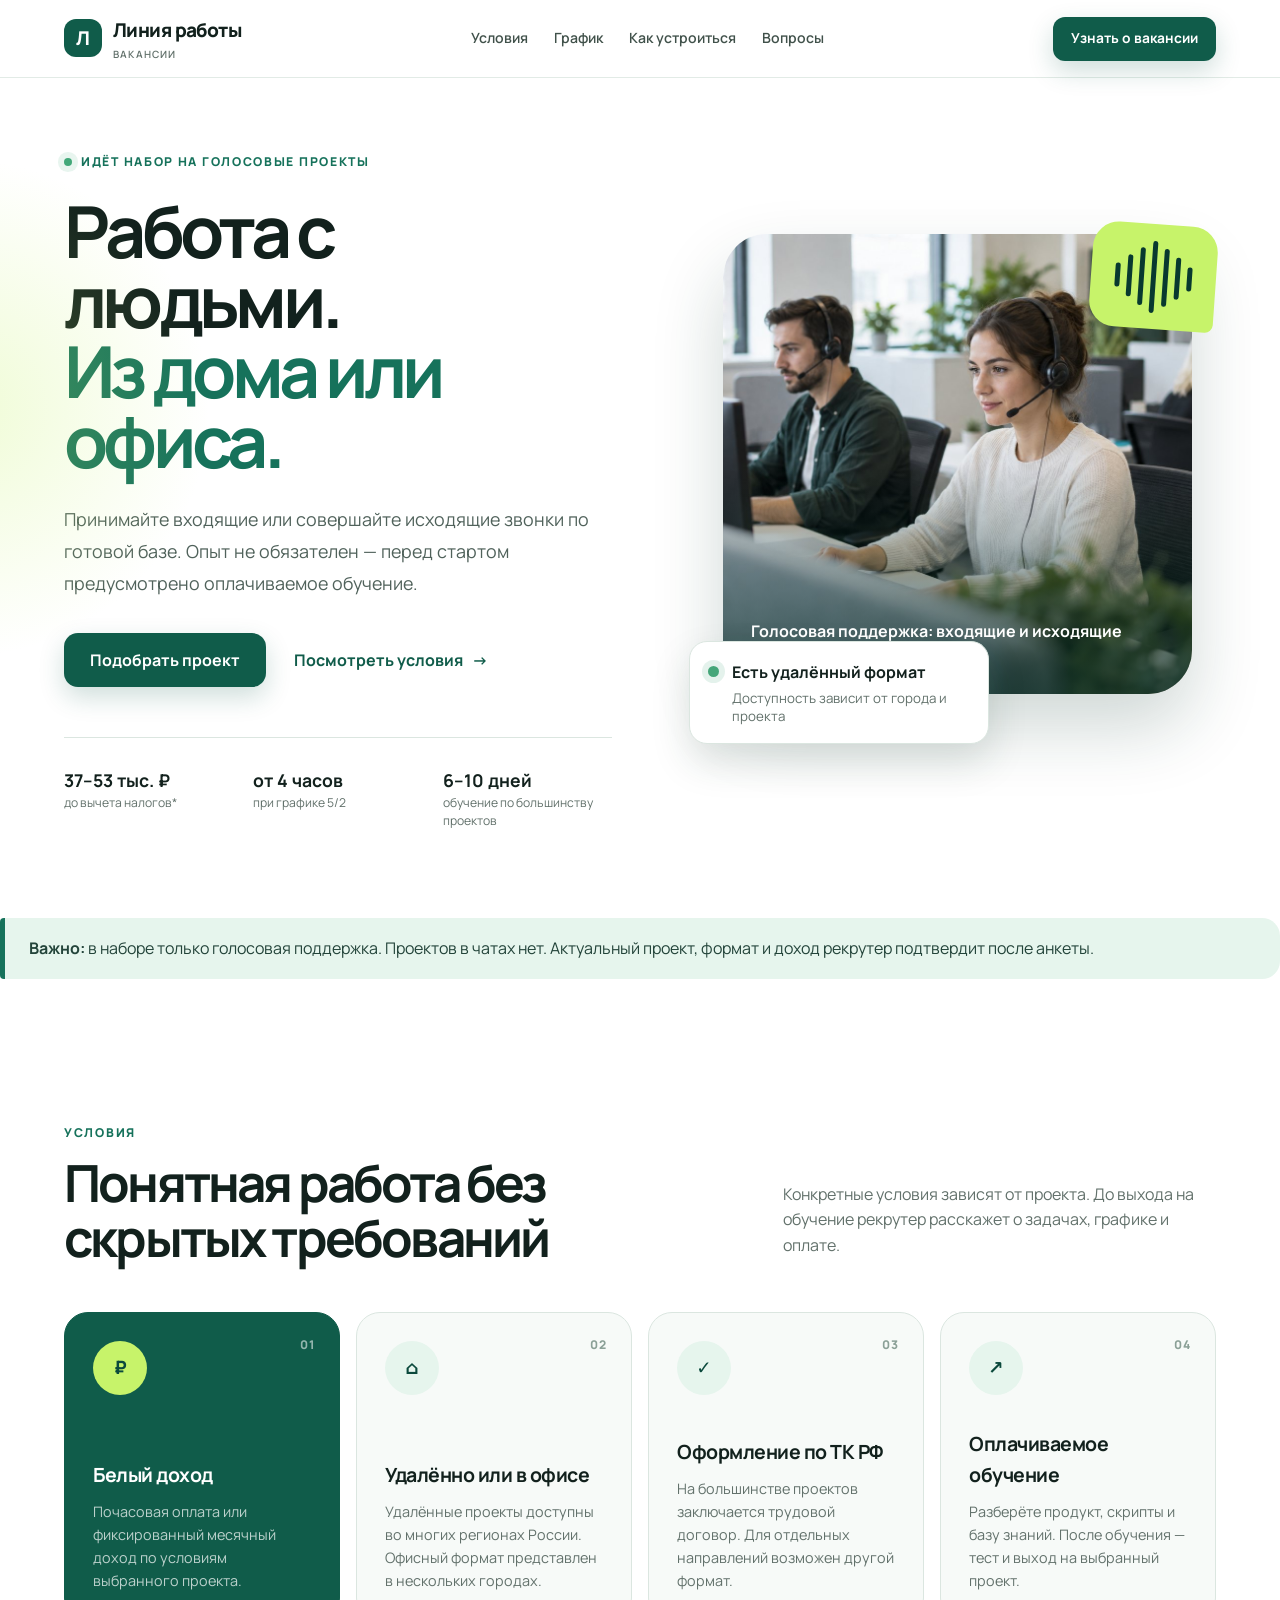
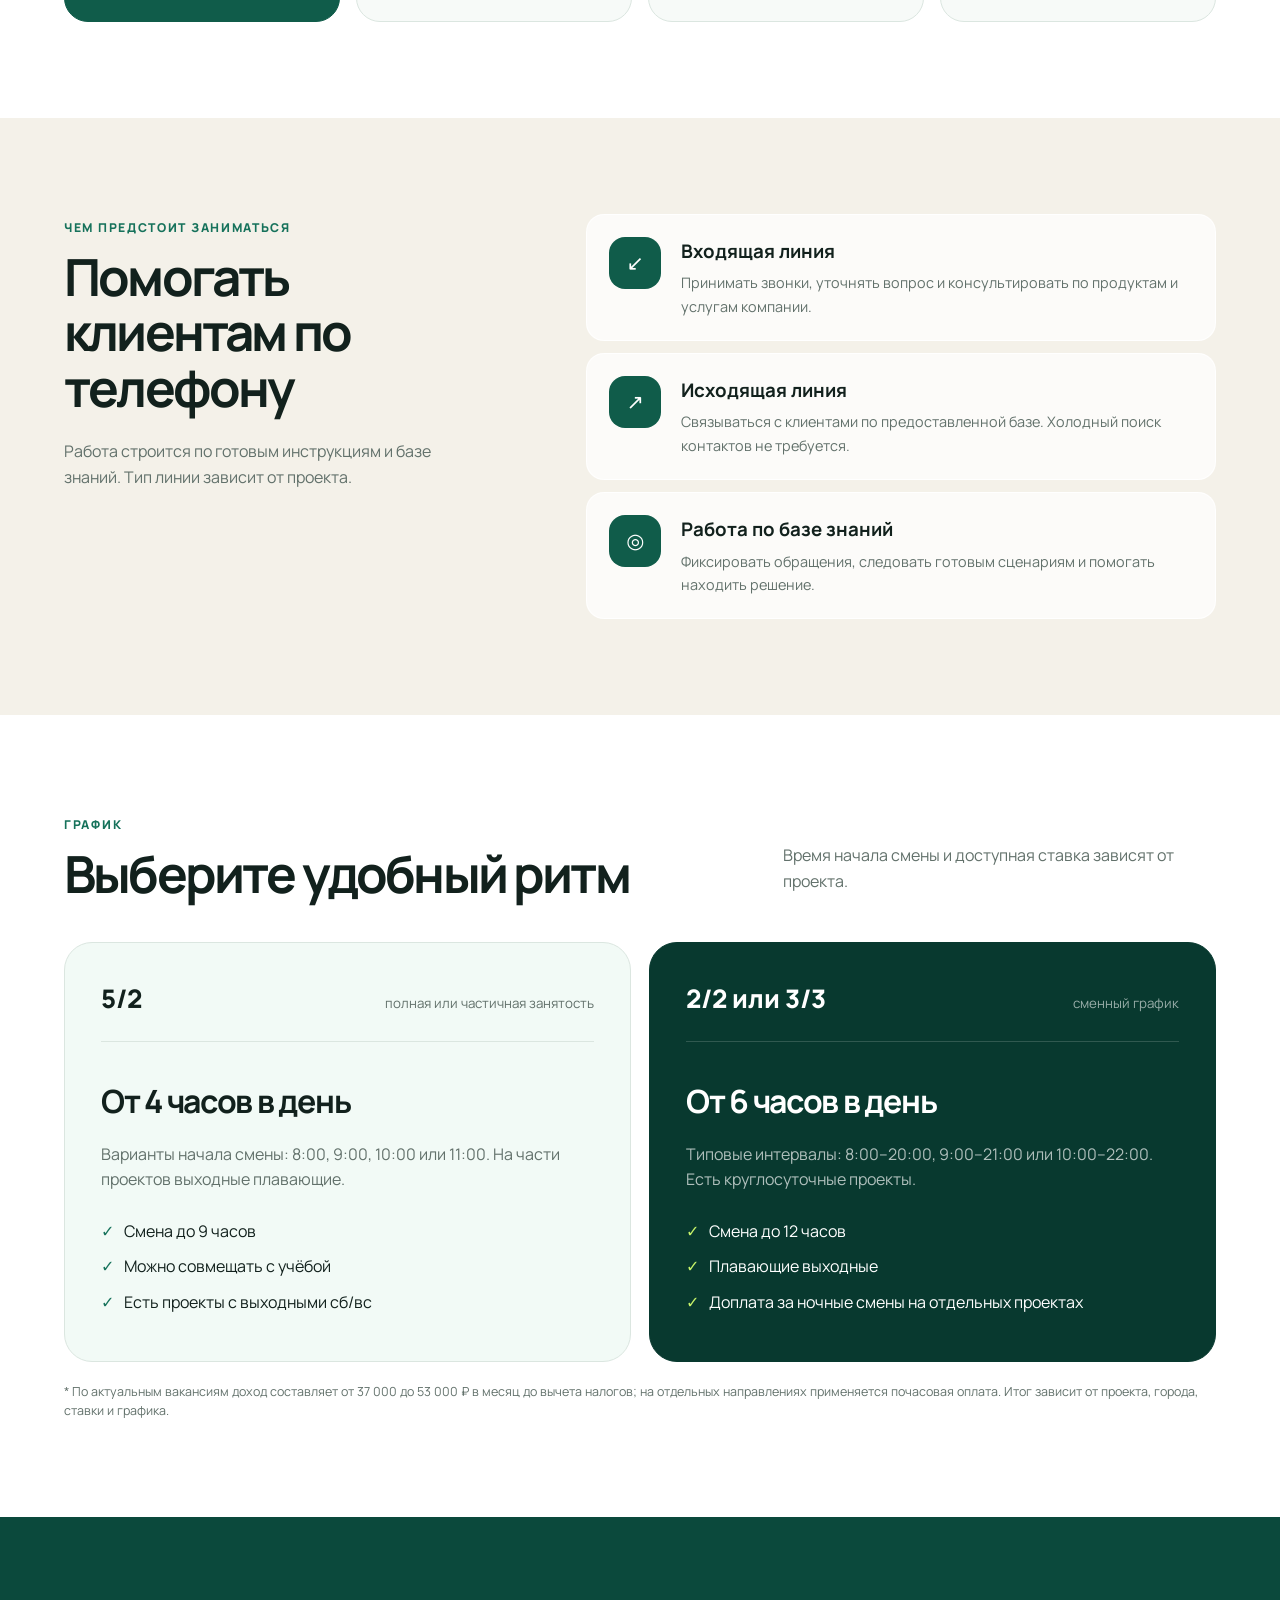
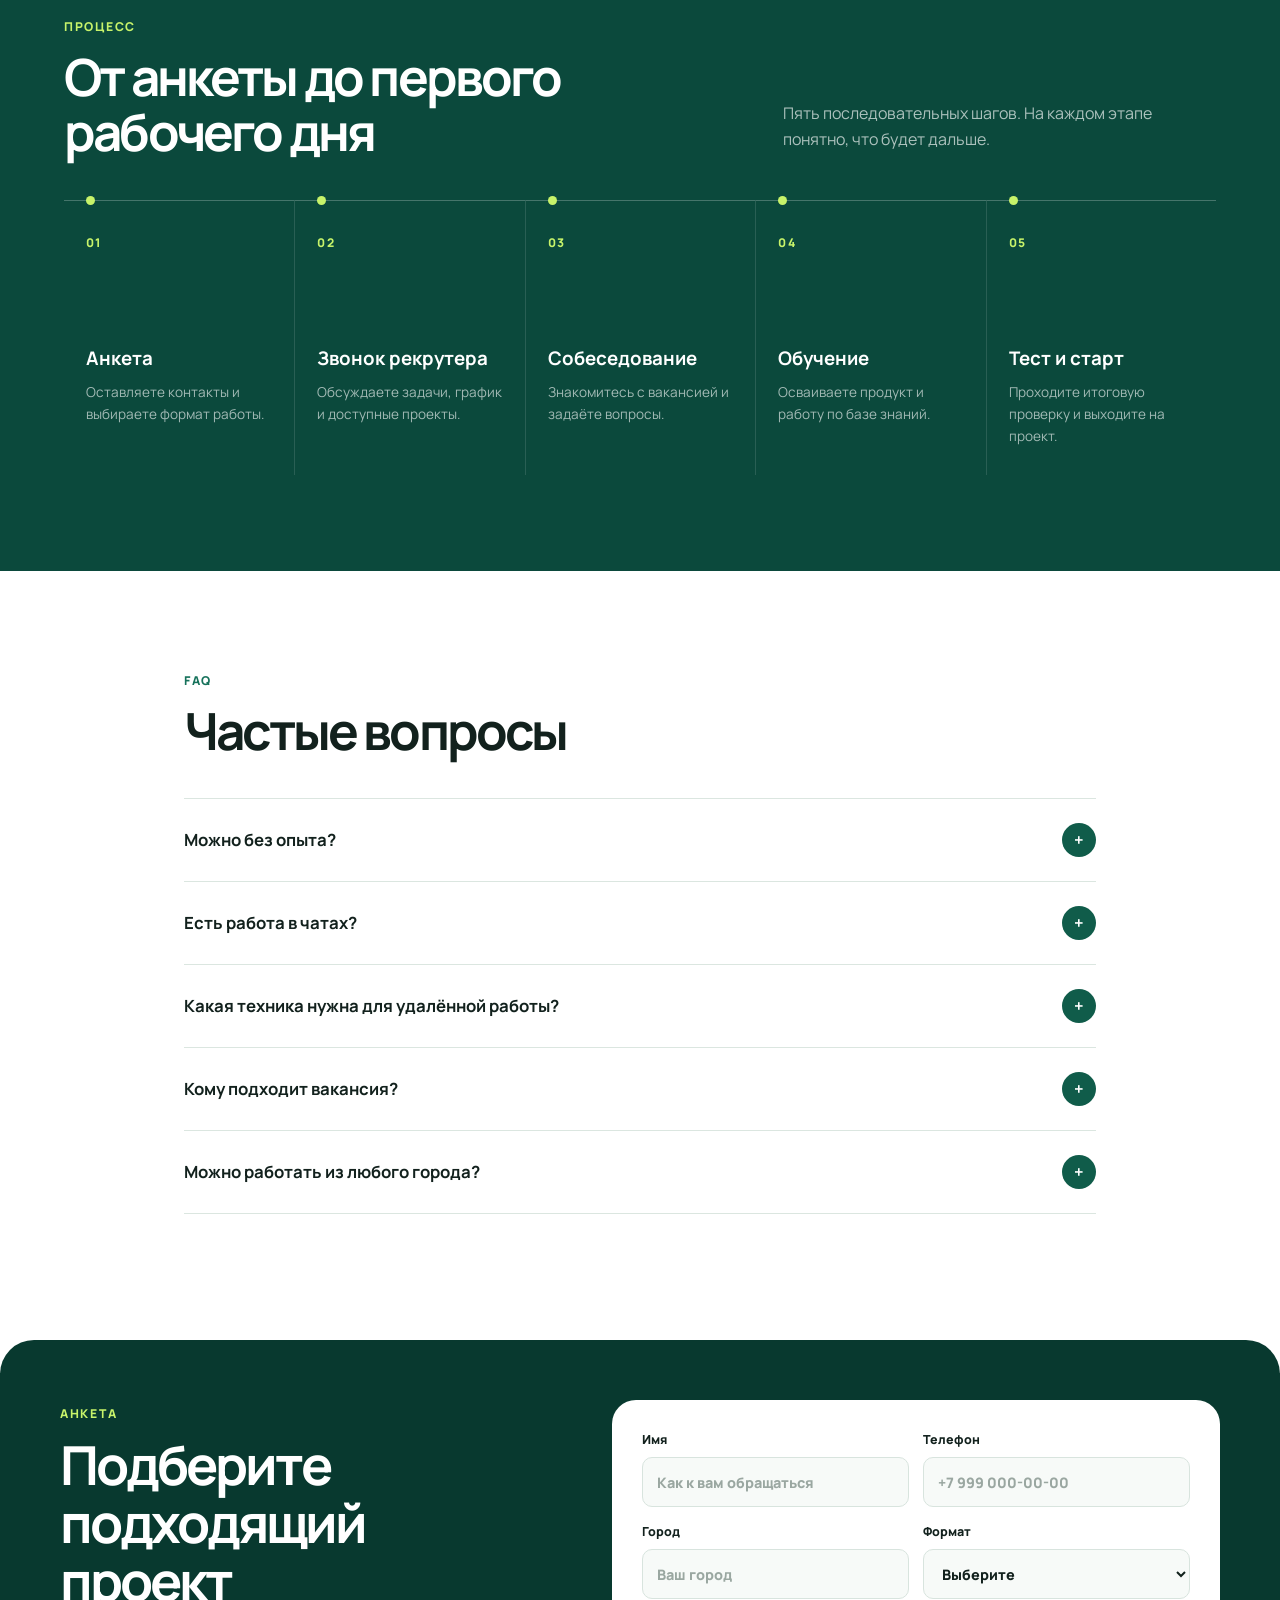
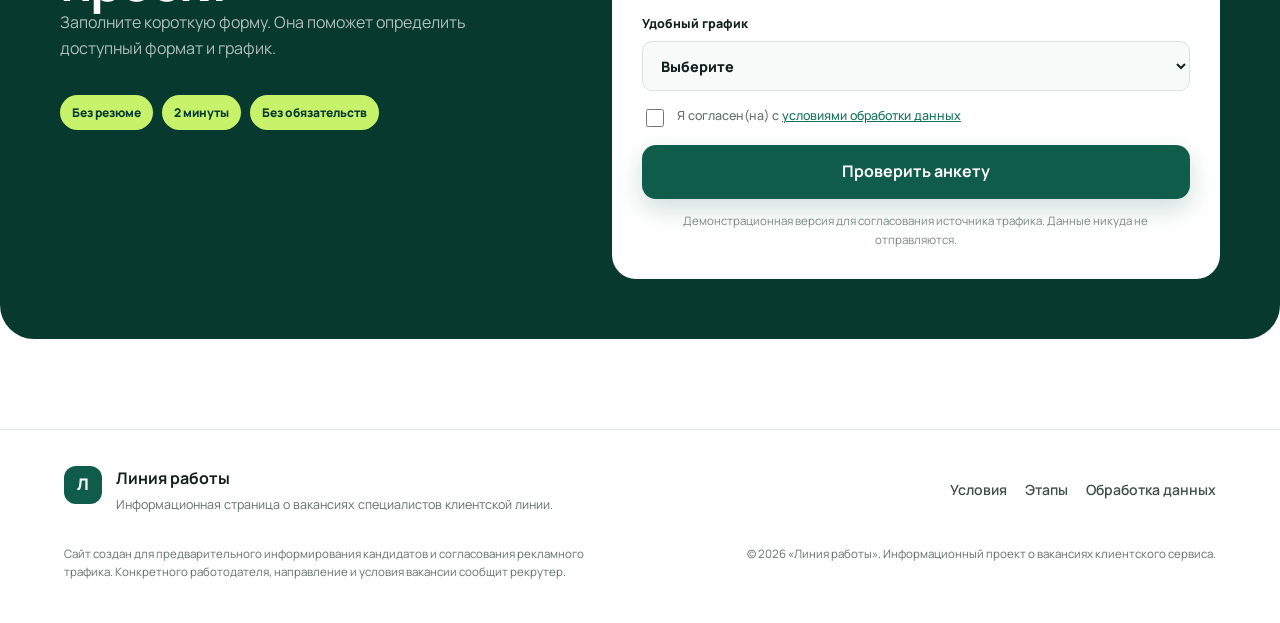
<file: index.html>
<!doctype html>
<html lang="ru">
<head>
  <meta charset="utf-8">
  <meta name="viewport" content="width=device-width, initial-scale=1">
  <meta name="description" content="Вакансии специалистов клиентской линии: удалённо или в офисе, официальное оформление, оплачиваемое обучение и гибкий график.">
  <title>Линия работы — вакансии клиентского сервиса</title>
  <link rel="preconnect" href="https://fonts.googleapis.com">
  <link rel="preconnect" href="https://fonts.gstatic.com" crossorigin>
  <link href="https://fonts.googleapis.com/css2?family=Manrope:wght@400;500;600;700;800&display=swap" rel="stylesheet">
  <link rel="icon" type="image/svg+xml" href="data:image/svg+xml,%3Csvg xmlns='http://www.w3.org/2000/svg' viewBox='0 0 64 64'%3E%3Crect width='64' height='64' rx='16' fill='%23105C4A'/%3E%3Cpath d='M17 35a15 15 0 0 1 30 0v9a6 6 0 0 1-6 6h-5v-7h4v-8a8 8 0 0 0-16 0v8h4v7h-5a6 6 0 0 1-6-6z' fill='white'/%3E%3C/svg%3E">
  <link rel="stylesheet" href="styles.css">
</head>
<body>
  <a class="skip-link" href="#main">К основному содержанию</a>

  <header class="site-header">
    <a class="brand" href="#top" aria-label="В начало страницы">
      <span class="brand-mark" aria-hidden="true">Л</span>
      <span>Линия работы <small>вакансии</small></span>
    </a>
    <nav aria-label="Основная навигация">
      <a href="#conditions">Условия</a>
      <a href="#schedule">График</a>
      <a href="#steps">Как устроиться</a>
      <a href="#faq">Вопросы</a>
    </nav>
    <a class="button button-small" href="#application">Узнать о вакансии</a>
  </header>

  <main id="main">
    <section class="hero" id="top">
      <div class="hero-copy">
        <div class="eyebrow"><span></span> Идёт набор на голосовые проекты</div>
        <h1>Работа с людьми.<br><em>Из дома или офиса.</em></h1>
        <p class="hero-lead">Принимайте входящие или совершайте исходящие звонки по готовой базе. Опыт не обязателен — перед стартом предусмотрено оплачиваемое обучение.</p>
        <div class="hero-actions">
          <a class="button" href="#application">Подобрать проект</a>
          <a class="text-link" href="#conditions">Посмотреть условия <span>→</span></a>
        </div>
        <ul class="hero-facts" aria-label="Главные условия">
          <li><strong>37–53 тыс. ₽</strong><span>до вычета налогов*</span></li>
          <li><strong>от 4 часов</strong><span>при графике 5/2</span></li>
          <li><strong>6–10 дней</strong><span>обучение по большинству проектов</span></li>
        </ul>
      </div>

      <div class="hero-visual">
        <div class="photo-frame">
          <img src="assets/support-team-v2.jpg" alt="Специалисты клиентской поддержки работают за компьютерами в гарнитурах" width="1400" height="933">
          <div class="photo-caption">Голосовая поддержка: входящие и исходящие звонки</div>
        </div>
        <div class="availability-card">
          <span class="availability-dot" aria-hidden="true"></span>
          <div><strong>Есть удалённый формат</strong><small>Доступность зависит от города и проекта</small></div>
        </div>
        <div class="wave-card" aria-hidden="true">
          <span></span><span></span><span></span><span></span><span></span><span></span><span></span>
        </div>
      </div>
    </section>

    <section class="notice" aria-label="Важная информация">
      <strong>Важно:</strong> в наборе только голосовая поддержка. Проектов в чатах нет. Актуальный проект, формат и доход рекрутер подтвердит после анкеты.
    </section>

    <section class="section" id="conditions">
      <div class="section-heading">
        <div><span class="kicker">Условия</span><h2>Понятная работа без скрытых требований</h2></div>
        <p>Конкретные условия зависят от проекта. До выхода на обучение рекрутер расскажет о задачах, графике и оплате.</p>
      </div>
      <div class="benefit-grid">
        <article class="benefit-card featured">
          <span class="card-number">01</span>
          <div class="icon-circle" aria-hidden="true">₽</div>
          <h3>Белый доход</h3>
          <p>Почасовая оплата или фиксированный месячный доход по условиям выбранного проекта.</p>
        </article>
        <article class="benefit-card">
          <span class="card-number">02</span>
          <div class="icon-circle" aria-hidden="true">⌂</div>
          <h3>Удалённо или в офисе</h3>
          <p>Удалённые проекты доступны во многих регионах России. Офисный формат представлен в нескольких городах.</p>
        </article>
        <article class="benefit-card">
          <span class="card-number">03</span>
          <div class="icon-circle" aria-hidden="true">✓</div>
          <h3>Оформление по ТК РФ</h3>
          <p>На большинстве проектов заключается трудовой договор. Для отдельных направлений возможен другой формат.</p>
        </article>
        <article class="benefit-card">
          <span class="card-number">04</span>
          <div class="icon-circle" aria-hidden="true">↗</div>
          <h3>Оплачиваемое обучение</h3>
          <p>Разберёте продукт, скрипты и базу знаний. После обучения — тест и выход на выбранный проект.</p>
        </article>
      </div>
    </section>

    <section class="section work-section">
      <div class="work-intro">
        <span class="kicker">Чем предстоит заниматься</span>
        <h2>Помогать клиентам по телефону</h2>
        <p>Работа строится по готовым инструкциям и базе знаний. Тип линии зависит от проекта.</p>
      </div>
      <div class="task-list">
        <article>
          <div class="task-icon"><span>↙</span></div>
          <div><h3>Входящая линия</h3><p>Принимать звонки, уточнять вопрос и консультировать по продуктам и услугам компании.</p></div>
        </article>
        <article>
          <div class="task-icon"><span>↗</span></div>
          <div><h3>Исходящая линия</h3><p>Связываться с клиентами по предоставленной базе. Холодный поиск контактов не требуется.</p></div>
        </article>
        <article>
          <div class="task-icon"><span>◎</span></div>
          <div><h3>Работа по базе знаний</h3><p>Фиксировать обращения, следовать готовым сценариям и помогать находить решение.</p></div>
        </article>
      </div>
    </section>

    <section class="section schedule-section" id="schedule">
      <div class="section-heading compact">
        <div><span class="kicker">График</span><h2>Выберите удобный ритм</h2></div>
        <p>Время начала смены и доступная ставка зависят от проекта.</p>
      </div>
      <div class="schedule-grid">
        <article class="schedule-card">
          <div class="schedule-top"><span>5/2</span><small>полная или частичная занятость</small></div>
          <h3>От 4 часов в день</h3>
          <p>Варианты начала смены: 8:00, 9:00, 10:00 или 11:00. На части проектов выходные плавающие.</p>
          <ul><li>Смена до 9 часов</li><li>Можно совмещать с учёбой</li><li>Есть проекты с выходными сб/вс</li></ul>
        </article>
        <article class="schedule-card dark">
          <div class="schedule-top"><span>2/2 или 3/3</span><small>сменный график</small></div>
          <h3>От 6 часов в день</h3>
          <p>Типовые интервалы: 8:00–20:00, 9:00–21:00 или 10:00–22:00. Есть круглосуточные проекты.</p>
          <ul><li>Смена до 12 часов</li><li>Плавающие выходные</li><li>Доплата за ночные смены на отдельных проектах</li></ul>
        </article>
      </div>
      <p class="fine-print">* По актуальным вакансиям доход составляет от 37 000 до 53 000 ₽ в месяц до вычета налогов; на отдельных направлениях применяется почасовая оплата. Итог зависит от проекта, города, ставки и графика.</p>
    </section>

    <section class="section steps-section" id="steps">
      <div class="section-heading compact">
        <div><span class="kicker">Процесс</span><h2>От анкеты до первого рабочего дня</h2></div>
        <p>Пять последовательных шагов. На каждом этапе понятно, что будет дальше.</p>
      </div>
      <ol class="steps">
        <li><span>01</span><div><h3>Анкета</h3><p>Оставляете контакты и выбираете формат работы.</p></div></li>
        <li><span>02</span><div><h3>Звонок рекрутера</h3><p>Обсуждаете задачи, график и доступные проекты.</p></div></li>
        <li><span>03</span><div><h3>Собеседование</h3><p>Знакомитесь с вакансией и задаёте вопросы.</p></div></li>
        <li><span>04</span><div><h3>Обучение</h3><p>Осваиваете продукт и работу по базе знаний.</p></div></li>
        <li><span>05</span><div><h3>Тест и старт</h3><p>Проходите итоговую проверку и выходите на проект.</p></div></li>
      </ol>
    </section>

    <section class="section faq-section" id="faq">
      <div class="section-heading compact">
        <div><span class="kicker">FAQ</span><h2>Частые вопросы</h2></div>
      </div>
      <div class="faq-list">
        <details><summary>Можно без опыта?<span>+</span></summary><p>Да. Для стартовых позиций предусмотрено обучение. Важны грамотная речь, базовое владение компьютером и готовность общаться с людьми.</p></details>
        <details><summary>Есть работа в чатах?<span>+</span></summary><p>Нет. В рамках этого набора доступны только голосовые проекты: входящие, исходящие или смешанные звонки.</p></details>
        <details><summary>Какая техника нужна для удалённой работы?<span>+</span></summary><p>Нужны компьютер или ноутбук, гарнитура и стабильный интернет. Точные технические требования сообщит рекрутер по выбранному проекту.</p></details>
        <details><summary>Кому подходит вакансия?<span>+</span></summary><p>Большинство проектов рассчитано на кандидатов от 18 до 50 лет. Для отдельных направлений диапазон и дополнительные требования могут отличаться.</p></details>
        <details><summary>Можно работать из любого города?<span>+</span></summary><p>Удалённый формат доступен во многих городах России, но есть регионы-исключения. Рекрутер проверит доступность по вашему городу.</p></details>
      </div>
    </section>

    <section class="application-section" id="application">
      <div class="application-copy">
        <span class="kicker light">Анкета</span>
        <h2>Подберите подходящий проект</h2>
        <p>Заполните короткую форму. Она поможет определить доступный формат и график.</p>
        <div class="application-points"><span>Без резюме</span><span>2 минуты</span><span>Без обязательств</span></div>
      </div>
      <form class="application-form" id="lead-form" novalidate>
        <div class="form-row">
          <label>Имя<input type="text" name="name" autocomplete="name" placeholder="Как к вам обращаться" required></label>
          <label>Телефон<input type="tel" name="phone" autocomplete="tel" inputmode="tel" placeholder="+7 999 000-00-00" required></label>
        </div>
        <div class="form-row">
          <label>Город<input type="text" name="city" autocomplete="address-level2" placeholder="Ваш город" required></label>
          <label>Формат<select name="format" required><option value="">Выберите</option><option>Удалённо</option><option>В офисе</option><option>Готов(а) рассмотреть оба</option></select></label>
        </div>
        <label>Удобный график<select name="schedule" required><option value="">Выберите</option><option>5/2</option><option>2/2</option><option>3/3</option><option>Частичная занятость</option></select></label>
        <label class="consent"><input type="checkbox" name="consent" required><span>Я согласен(на) с <a href="privacy.html">условиями обработки данных</a></span></label>
        <button class="button submit-button" type="submit">Проверить анкету</button>
        <p class="form-note">Демонстрационная версия для согласования источника трафика. Данные никуда не отправляются.</p>
        <div class="form-message" id="form-message" role="status" aria-live="polite"></div>
      </form>
    </section>
  </main>

  <footer>
    <div class="footer-brand"><span class="brand-mark" aria-hidden="true">Л</span><div><strong>Линия работы</strong><p>Информационная страница о вакансиях специалистов клиентской линии.</p></div></div>
    <div class="footer-links"><a href="#conditions">Условия</a><a href="#steps">Этапы</a><a href="privacy.html">Обработка данных</a></div>
    <p class="disclaimer">Сайт создан для предварительного информирования кандидатов и согласования рекламного трафика. Конкретного работодателя, направление и условия вакансии сообщит рекрутер.</p>
    <p class="copyright">© 2026 «Линия работы». Информационный проект о вакансиях клиентского сервиса.</p>
  </footer>

  <script src="script.js"></script>
</body>
</html>
</file>
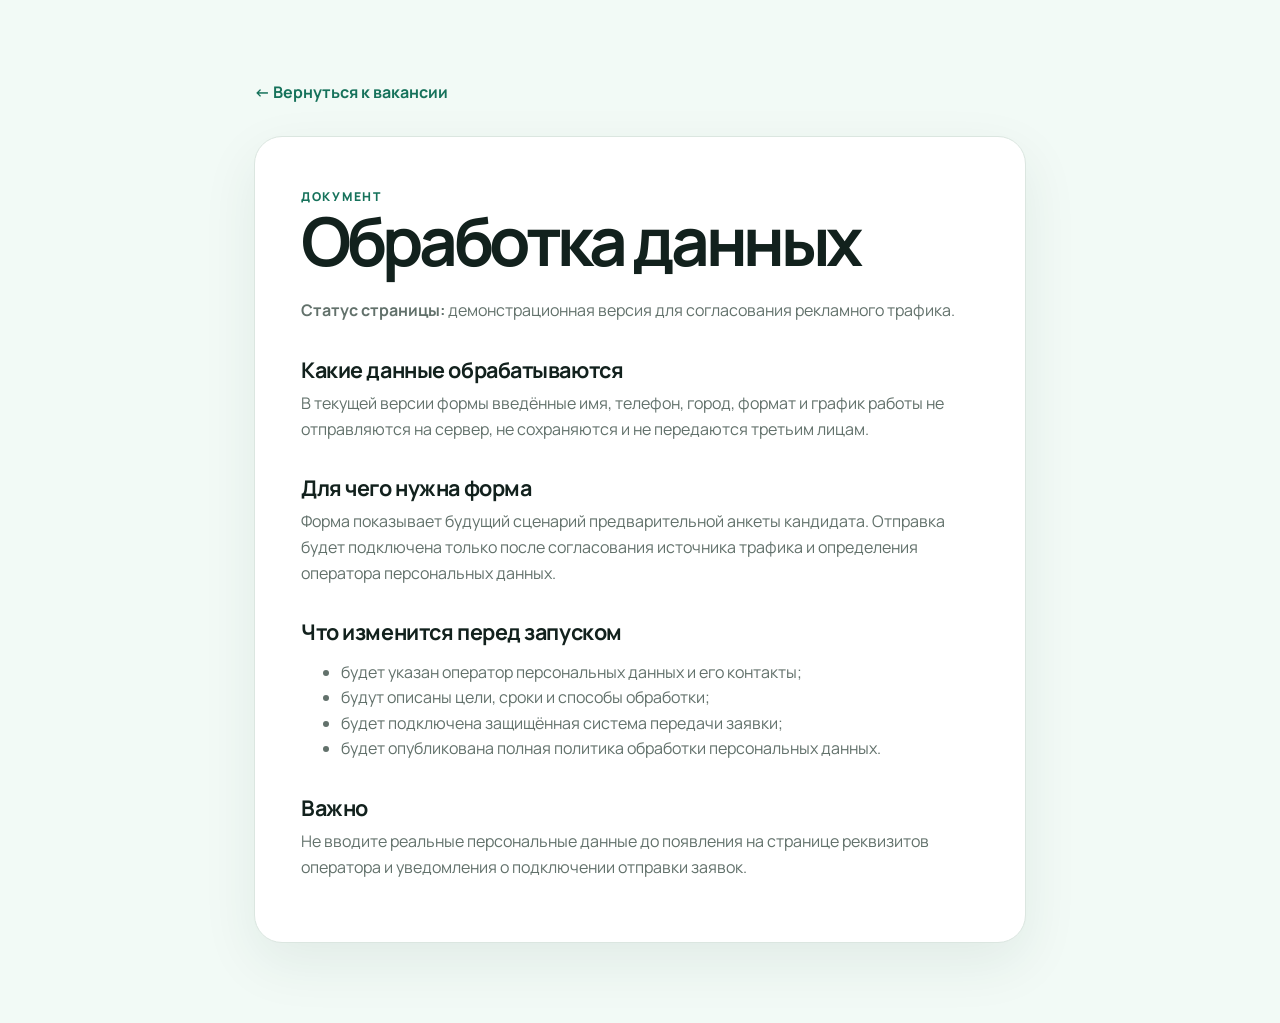
<file: privacy.html>
<!doctype html>
<html lang="ru">
<head>
  <meta charset="utf-8">
  <meta name="viewport" content="width=device-width, initial-scale=1">
  <meta name="description" content="Информация об обработке данных на демонстрационной странице вакансий клиентского сервиса.">
  <title>Обработка данных — Линия работы</title>
  <link rel="preconnect" href="https://fonts.googleapis.com">
  <link rel="preconnect" href="https://fonts.gstatic.com" crossorigin>
  <link href="https://fonts.googleapis.com/css2?family=Manrope:wght@400;500;600;700;800&display=swap" rel="stylesheet">
  <link rel="stylesheet" href="styles.css">
</head>
<body class="policy-page">
  <main class="policy-shell">
    <a href="index.html">← Вернуться к вакансии</a>
    <article class="policy-card">
      <span class="kicker">Документ</span>
      <h1>Обработка данных</h1>
      <p><strong>Статус страницы:</strong> демонстрационная версия для согласования рекламного трафика.</p>

      <h2>Какие данные обрабатываются</h2>
      <p>В текущей версии формы введённые имя, телефон, город, формат и график работы не отправляются на сервер, не сохраняются и не передаются третьим лицам.</p>

      <h2>Для чего нужна форма</h2>
      <p>Форма показывает будущий сценарий предварительной анкеты кандидата. Отправка будет подключена только после согласования источника трафика и определения оператора персональных данных.</p>

      <h2>Что изменится перед запуском</h2>
      <ul>
        <li>будет указан оператор персональных данных и его контакты;</li>
        <li>будут описаны цели, сроки и способы обработки;</li>
        <li>будет подключена защищённая система передачи заявки;</li>
        <li>будет опубликована полная политика обработки персональных данных.</li>
      </ul>

      <h2>Важно</h2>
      <p>Не вводите реальные персональные данные до появления на странице реквизитов оператора и уведомления о подключении отправки заявок.</p>
    </article>
  </main>
</body>
</html>
</file>
<file: styles.css>
:root {
  --green-950: #08392f;
  --green-900: #0b493c;
  --green-800: #105c4a;
  --green-700: #16725b;
  --lime: #c7f36a;
  --mint: #e6f5ed;
  --mint-2: #f2faf6;
  --ink: #12211d;
  --muted: #62716b;
  --line: #dbe6e0;
  --paper: #ffffff;
  --sand: #f4f1e9;
  --radius: 28px;
}

* { box-sizing: border-box; }
html { scroll-behavior: smooth; }
body { margin: 0; color: var(--ink); background: var(--paper); font-family: "Manrope", system-ui, sans-serif; font-size: 16px; line-height: 1.6; }
img { max-width: 100%; display: block; }
a { color: inherit; }
.skip-link { position: fixed; top: -100px; left: 20px; z-index: 100; padding: 12px 18px; background: white; border-radius: 8px; }
.skip-link:focus { top: 20px; }

.site-header { position: sticky; top: 0; z-index: 50; max-width: 1440px; margin: 0 auto; min-height: 78px; padding: 14px 5vw; display: flex; align-items: center; justify-content: space-between; gap: 28px; background: rgba(255,255,255,.92); border-bottom: 1px solid rgba(219,230,224,.8); backdrop-filter: blur(16px); }
.brand { display: inline-flex; align-items: center; gap: 11px; text-decoration: none; font-size: 19px; font-weight: 800; letter-spacing: -.03em; white-space: nowrap; }
.brand small { display: block; color: var(--muted); font-size: 10px; font-weight: 600; letter-spacing: .12em; text-transform: uppercase; }
.brand-mark { display: inline-grid; width: 38px; height: 38px; place-items: center; color: white; background: var(--green-800); border-radius: 12px; font-weight: 800; }
nav { display: flex; align-items: center; gap: 26px; }
nav a, .footer-links a { color: #40514a; text-decoration: none; font-size: .88rem; font-weight: 600; }
nav a:hover, .footer-links a:hover { color: var(--green-700); }

.button { display: inline-flex; min-height: 54px; padding: 0 26px; align-items: center; justify-content: center; border: 0; border-radius: 14px; color: white; background: var(--green-800); box-shadow: 0 10px 26px rgba(16,92,74,.2); text-decoration: none; font: inherit; font-weight: 700; cursor: pointer; transition: transform .2s ease, background .2s ease, box-shadow .2s ease; }
.button:hover { transform: translateY(-2px); background: var(--green-700); box-shadow: 0 14px 30px rgba(16,92,74,.26); }
.button:focus-visible, a:focus-visible, summary:focus-visible, input:focus-visible, select:focus-visible { outline: 3px solid rgba(199,243,106,.9); outline-offset: 3px; }
.button-small { min-height: 44px; padding: 0 18px; border-radius: 12px; font-size: .86rem; }

.hero { position: relative; max-width: 1440px; min-height: 680px; margin: 0 auto; padding: 70px 5vw 88px; display: grid; grid-template-columns: 1.02fr .98fr; align-items: center; gap: 6vw; overflow: hidden; }
.hero::before { content: ""; position: absolute; width: 520px; height: 520px; left: -300px; top: 70px; background: radial-gradient(circle, rgba(199,243,106,.28), transparent 68%); pointer-events: none; }
.eyebrow, .kicker { color: var(--green-700); font-size: .76rem; font-weight: 800; letter-spacing: .14em; text-transform: uppercase; }
.eyebrow { display: inline-flex; align-items: center; gap: 9px; }
.eyebrow span { width: 8px; height: 8px; background: #42a879; border-radius: 50%; box-shadow: 0 0 0 6px rgba(66,168,121,.12); }
h1, h2, h3, p { margin-top: 0; }
h1 { max-width: 760px; margin: 22px 0 26px; font-size: clamp(3rem, 5.6vw, 5.6rem); line-height: .98; letter-spacing: -.065em; }
h1 em { color: var(--green-700); font-style: normal; }
.hero-lead { max-width: 630px; color: #50625b; font-size: 1.12rem; line-height: 1.8; }
.hero-actions { display: flex; align-items: center; gap: 28px; margin-top: 34px; }
.text-link { color: var(--green-800); text-decoration: none; font-weight: 700; }
.text-link span { display: inline-block; margin-left: 6px; transition: transform .2s; }
.text-link:hover span { transform: translateX(4px); }
.hero-facts { display: grid; grid-template-columns: repeat(3, 1fr); gap: 20px; margin: 50px 0 0; padding: 28px 0 0; border-top: 1px solid var(--line); list-style: none; }
.hero-facts strong, .hero-facts span { display: block; }
.hero-facts strong { font-size: 1.1rem; }
.hero-facts span { color: var(--muted); font-size: .76rem; line-height: 1.45; }

.hero-visual { position: relative; min-height: 530px; }
.photo-frame { position: absolute; inset: 10px 24px 60px 34px; overflow: hidden; border-radius: 44px 10px 44px 44px; box-shadow: 0 34px 70px rgba(21,60,48,.2); }
.photo-frame::after { content: ""; position: absolute; inset: 0; background: linear-gradient(180deg, transparent 50%, rgba(7,45,37,.72)); }
.photo-frame img { width: 100%; height: 100%; object-fit: cover; }
.photo-caption { position: absolute; left: 28px; right: 28px; bottom: 24px; z-index: 1; color: white; font-weight: 700; }
.availability-card { position: absolute; left: 0; bottom: 10px; z-index: 2; width: 300px; padding: 18px; display: flex; align-items: flex-start; gap: 13px; background: white; border: 1px solid var(--line); border-radius: 18px; box-shadow: 0 18px 38px rgba(24,58,47,.15); }
.availability-card strong, .availability-card small { display: block; }
.availability-card small { margin-top: 3px; color: var(--muted); line-height: 1.35; }
.availability-dot { flex: 0 0 auto; width: 11px; height: 11px; margin-top: 6px; border-radius: 50%; background: #45a679; box-shadow: 0 0 0 6px rgba(69,166,121,.14); }
.wave-card { position: absolute; top: 0; right: 0; z-index: 3; width: 125px; height: 105px; display: flex; align-items: center; justify-content: center; gap: 7px; background: var(--lime); border-radius: 26px 26px 8px 26px; transform: rotate(4deg); }
.wave-card span { width: 5px; height: 24px; background: var(--green-950); border-radius: 10px; }
.wave-card span:nth-child(2), .wave-card span:nth-child(6) { height: 42px; }
.wave-card span:nth-child(3), .wave-card span:nth-child(5) { height: 58px; }
.wave-card span:nth-child(4) { height: 72px; }

.notice { max-width: 1290px; margin: 0 auto 44px; padding: 18px 24px; color: #23443a; background: var(--mint); border-left: 5px solid var(--green-700); border-radius: 4px 18px 18px 4px; }
.section { max-width: 1290px; margin: 0 auto; padding: 96px 5vw; }
.section-heading { display: grid; grid-template-columns: 1.2fr .8fr; align-items: end; gap: 70px; margin-bottom: 46px; }
.section-heading.compact { margin-bottom: 40px; }
h2 { margin: 10px 0 0; font-size: clamp(2.25rem, 4vw, 4rem); line-height: 1.08; letter-spacing: -.055em; }
.section-heading p { max-width: 470px; margin-bottom: 7px; color: var(--muted); }

.benefit-grid { display: grid; grid-template-columns: repeat(4, 1fr); gap: 16px; }
.benefit-card { position: relative; min-height: 310px; padding: 28px; display: flex; flex-direction: column; justify-content: flex-end; background: #f7faf8; border: 1px solid var(--line); border-radius: 24px; transition: transform .22s ease, box-shadow .22s ease; }
.benefit-card:hover { transform: translateY(-5px); box-shadow: 0 18px 40px rgba(26,72,58,.09); }
.benefit-card.featured { color: white; background: var(--green-800); border-color: var(--green-800); }
.benefit-card .card-number { position: absolute; top: 22px; right: 24px; color: #8ba097; font-size: .75rem; font-weight: 800; letter-spacing: .1em; }
.benefit-card.featured .card-number { color: rgba(255,255,255,.55); }
.icon-circle { position: absolute; top: 28px; left: 28px; width: 54px; height: 54px; display: grid; place-items: center; color: var(--green-900); background: var(--mint); border-radius: 50%; font-size: 1.15rem; font-weight: 800; }
.featured .icon-circle { background: var(--lime); }
.benefit-card h3 { margin-bottom: 10px; font-size: 1.22rem; letter-spacing: -.025em; }
.benefit-card p { margin-bottom: 0; color: var(--muted); font-size: .9rem; }
.benefit-card.featured p { color: rgba(255,255,255,.72); }

.work-section { max-width: none; padding-left: max(5vw, calc((100vw - 1290px)/2 + 5vw)); padding-right: max(5vw, calc((100vw - 1290px)/2 + 5vw)); display: grid; grid-template-columns: .8fr 1.2fr; gap: 8vw; background: var(--sand); }
.work-intro p { max-width: 440px; margin-top: 24px; color: var(--muted); }
.task-list { display: grid; gap: 12px; }
.task-list article { padding: 22px; display: grid; grid-template-columns: 54px 1fr; gap: 18px; background: rgba(255,255,255,.72); border: 1px solid rgba(255,255,255,.9); border-radius: 18px; }
.task-list h3 { margin-bottom: 5px; }
.task-list p { margin-bottom: 0; color: var(--muted); font-size: .9rem; }
.task-icon { width: 52px; height: 52px; display: grid; place-items: center; color: white; background: var(--green-800); border-radius: 16px; font-size: 1.3rem; }

.schedule-grid { display: grid; grid-template-columns: 1fr 1fr; gap: 18px; }
.schedule-card { min-height: 420px; padding: 36px; background: var(--mint-2); border: 1px solid var(--line); border-radius: 28px; }
.schedule-card.dark { color: white; background: var(--green-950); border-color: var(--green-950); }
.schedule-top { display: flex; align-items: baseline; justify-content: space-between; gap: 20px; padding-bottom: 22px; border-bottom: 1px solid var(--line); }
.dark .schedule-top { border-color: rgba(255,255,255,.16); }
.schedule-top span { font-size: 1.6rem; font-weight: 800; }
.schedule-top small { color: var(--muted); text-align: right; }
.dark .schedule-top small { color: rgba(255,255,255,.58); }
.schedule-card h3 { margin: 34px 0 14px; font-size: 2rem; letter-spacing: -.04em; }
.schedule-card p { color: var(--muted); }
.dark p { color: rgba(255,255,255,.68); }
.schedule-card ul { margin: 26px 0 0; padding: 0; display: grid; gap: 10px; list-style: none; }
.schedule-card li::before { content: "✓"; margin-right: 10px; color: var(--green-700); font-weight: 800; }
.dark li::before { color: var(--lime); }
.fine-print { margin: 20px 0 0; color: var(--muted); font-size: .78rem; }

.steps-section { max-width: none; color: white; background: var(--green-900); }
.steps-section .section-heading { max-width: 1160px; margin-left: auto; margin-right: auto; }
.steps-section .kicker { color: var(--lime); }
.steps-section .section-heading p { color: rgba(255,255,255,.66); }
.steps { max-width: 1160px; margin: 0 auto; padding: 0; display: grid; grid-template-columns: repeat(5, 1fr); list-style: none; counter-reset: step; }
.steps li { position: relative; min-height: 260px; padding: 28px 22px; border-top: 1px solid rgba(255,255,255,.24); }
.steps li::before { content: ""; position: absolute; top: -5px; left: 22px; width: 9px; height: 9px; background: var(--lime); border-radius: 50%; }
.steps li + li { border-left: 1px solid rgba(255,255,255,.12); }
.steps span { color: var(--lime); font-size: .75rem; font-weight: 800; letter-spacing: .12em; }
.steps h3 { margin: 90px 0 8px; }
.steps p { margin: 0; color: rgba(255,255,255,.62); font-size: .85rem; }

.faq-section { max-width: 1040px; }
.faq-list { border-top: 1px solid var(--line); }
details { border-bottom: 1px solid var(--line); }
summary { padding: 24px 0; display: flex; justify-content: space-between; gap: 20px; align-items: center; cursor: pointer; font-size: 1.05rem; font-weight: 700; list-style: none; }
summary::-webkit-details-marker { display: none; }
summary span { width: 34px; height: 34px; display: grid; place-items: center; color: white; background: var(--green-800); border-radius: 50%; transition: transform .2s; }
details[open] summary span { transform: rotate(45deg); }
details p { max-width: 760px; padding: 0 0 24px; color: var(--muted); }

.application-section { max-width: 1290px; margin: 30px auto 90px; padding: 60px; display: grid; grid-template-columns: .85fr 1.15fr; gap: 8vw; color: white; background: var(--green-950); border-radius: 34px; }
.kicker.light { color: var(--lime); }
.application-copy h2 { font-size: clamp(2.4rem, 4.2vw, 4.2rem); }
.application-copy > p { max-width: 450px; color: rgba(255,255,255,.68); }
.application-points { margin-top: 34px; display: flex; flex-wrap: wrap; gap: 9px; }
.application-points span { padding: 8px 12px; color: var(--green-950); background: var(--lime); border-radius: 999px; font-size: .75rem; font-weight: 800; }
.application-form { padding: 30px; color: var(--ink); background: white; border-radius: 24px; }
.form-row { display: grid; grid-template-columns: 1fr 1fr; gap: 14px; }
label { display: block; margin-bottom: 15px; font-size: .78rem; font-weight: 800; }
input, select { width: 100%; min-height: 50px; margin-top: 7px; padding: 0 14px; color: var(--ink); background: #f7faf8; border: 1px solid #d8e4de; border-radius: 10px; font: inherit; font-size: .9rem; }
input::placeholder { color: #9aa7a1; }
.consent { display: flex; align-items: flex-start; gap: 10px; color: var(--muted); font-weight: 500; }
.consent input { width: 18px; min-height: 18px; margin-top: 3px; accent-color: var(--green-700); }
.consent a { color: var(--green-700); }
.submit-button { width: 100%; }
.form-note { margin: 13px 0 0; color: #7b8983; font-size: .72rem; text-align: center; }
.form-message { display: none; margin-top: 14px; padding: 12px; color: var(--green-900); background: var(--mint); border-radius: 10px; font-size: .84rem; }
.form-message.error { color: #8b312c; background: #fff0ee; }

footer { max-width: 1290px; margin: 0 auto; padding: 36px 5vw 42px; display: grid; grid-template-columns: 1fr 1fr; gap: 30px; border-top: 1px solid var(--line); }
.footer-brand { display: flex; gap: 14px; }
.footer-brand p { margin: 3px 0 0; color: var(--muted); font-size: .78rem; }
.footer-links { display: flex; flex-wrap: wrap; justify-content: flex-end; align-items: center; gap: 18px; }
.disclaimer, .copyright { margin: 0; color: var(--muted); font-size: .72rem; }
.copyright { text-align: right; }

.policy-page { min-height: 100vh; background: var(--mint-2); }
.policy-shell { max-width: 820px; margin: 0 auto; padding: 80px 24px; }
.policy-shell > a { display: inline-block; margin-bottom: 30px; color: var(--green-700); font-weight: 700; text-decoration: none; }
.policy-card { padding: 46px; background: white; border: 1px solid var(--line); border-radius: 28px; box-shadow: 0 20px 55px rgba(20,62,49,.08); }
.policy-card h1 { margin: 0 0 24px; font-size: clamp(2.4rem, 6vw, 4.2rem); }
.policy-card h2 { margin: 34px 0 10px; font-size: 1.35rem; letter-spacing: -.02em; }
.policy-card p, .policy-card li { color: var(--muted); }

@media (max-width: 1050px) {
  nav { display: none; }
  .hero { grid-template-columns: 1fr; padding-top: 50px; }
  .hero-copy { max-width: 760px; }
  .hero-visual { min-height: 540px; }
  .benefit-grid { grid-template-columns: repeat(2, 1fr); }
  .work-section { grid-template-columns: 1fr; }
  .steps { grid-template-columns: 1fr; }
  .steps li { min-height: auto; padding: 24px 20px; display: grid; grid-template-columns: 55px 1fr; }
  .steps li + li { border-left: 0; }
  .steps h3 { margin: 0 0 6px; }
  .application-section { margin-left: 3vw; margin-right: 3vw; grid-template-columns: 1fr; }
}

@media (max-width: 720px) {
  .site-header { min-height: 68px; }
  .site-header .button { display: none; }
  h1 { font-size: clamp(2.75rem, 14vw, 4rem); }
  .hero { padding-left: 22px; padding-right: 22px; }
  .hero-actions { align-items: flex-start; flex-direction: column; gap: 18px; }
  .hero-facts { grid-template-columns: 1fr; gap: 12px; }
  .hero-facts li { display: grid; grid-template-columns: 130px 1fr; gap: 12px; }
  .hero-visual { min-height: 420px; }
  .photo-frame { inset: 10px 0 50px; border-radius: 28px 8px 28px 28px; }
  .wave-card { width: 96px; height: 84px; }
  .wave-card span { transform: scaleY(.78); }
  .availability-card { width: calc(100% - 24px); }
  .notice { margin-left: 16px; margin-right: 16px; }
  .section { padding: 72px 22px; }
  .section-heading { grid-template-columns: 1fr; gap: 18px; }
  h2 { font-size: 2.5rem; }
  .benefit-grid, .schedule-grid { grid-template-columns: 1fr; }
  .benefit-card { min-height: 270px; }
  .schedule-card { min-height: auto; padding: 26px; }
  .schedule-top { align-items: flex-start; flex-direction: column; gap: 6px; }
  .schedule-top small { text-align: left; }
  .application-section { margin-bottom: 50px; padding: 34px 20px; border-radius: 24px; }
  .application-form { padding: 22px 16px; }
  .form-row { grid-template-columns: 1fr; gap: 0; }
  footer { grid-template-columns: 1fr; padding-left: 22px; padding-right: 22px; }
  .footer-links { justify-content: flex-start; }
  .copyright { text-align: left; }
  .policy-card { padding: 28px 22px; }
}

@media (prefers-reduced-motion: reduce) {
  *, *::before, *::after { scroll-behavior: auto !important; transition: none !important; }
}
</file>
